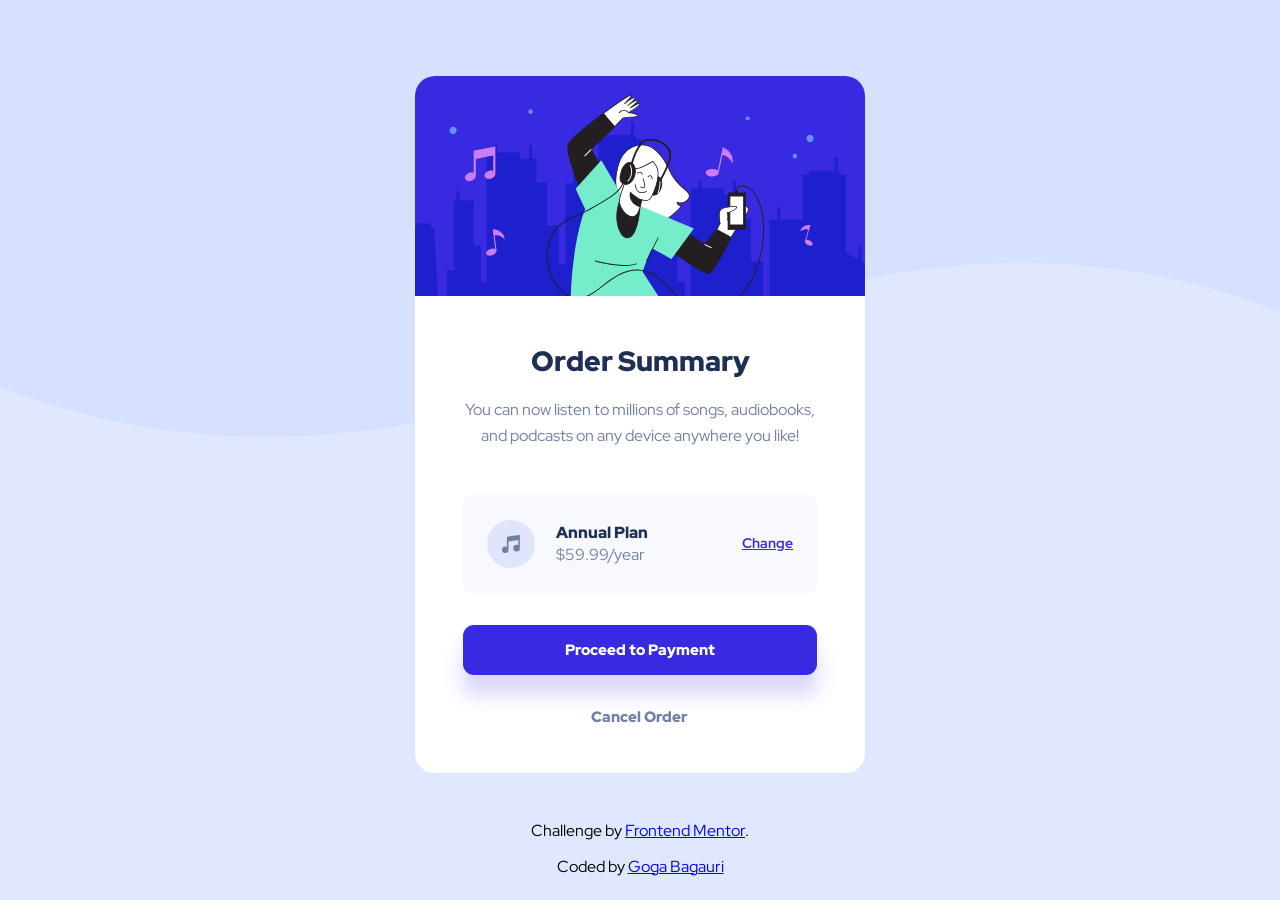
<file: index.html>
<!DOCTYPE html>
<html lang="en">

<head>
  <meta charset="UTF-8">
  <meta name="viewport" content="width=device-width, initial-scale=1.0">
  <!-- displays site properly based on user's device -->

  <link rel="stylesheet" href="styles.css">
  <link rel="stylesheet" href="reset.css">
  <link rel="icon" type="image/png" sizes="32x32" href="./images/favicon-32x32.png">

  <title>Frontend Mentor | Order summary card</title>

  <!-- Feel free to remove these styles or customise in your own stylesheet 👍 -->
</head>

<body>
  <header>

  </header>
  <main>

    <div class="">
      <img class="illustration-hero" src="./images/illustration-hero.svg" alt="illustration-hero">
    </div>
    <h1> Order Summary </h1>

    <p>
      You can now listen to millions of songs, audiobooks, and podcasts on any
      device anywhere you like!
    </p>

    <div class="price-div">
      <img class="icon-music" src="./images/icon-music.svg" alt="icon-music">

      <div class="price">
        <p class="annual-plan">
          Annual Plan
        </p>
        <p class="numbers">
          $59.99/year
        </p>
      </div>

      <p class="change">
        Change
      </p>

    </div>

    <button>
      Proceed to Payment
    </button>

    <p class="cancel-order">
      Cancel Order
    </p>

  </main>

  <footer>
    <P>
      Challenge by <a href="https://www.frontendmentor.io?ref=challenge" target="_blank">Frontend Mentor</a>.
    </P>
    <P>
      Coded by <a href="https://www.linkedin.com/in/goga-bagauri-16145344/" target="_blank">Goga Bagauri</a>
    </P>
  </footer>
</body>

</html>
</file>
<file: styles.css>
@import url('https://fonts.googleapis.com/css2?family=Red+Hat+Display:ital,wght@0,300..900;1,300..900&display=swap');

* {
    font-family: "Red Hat Display", "sans-serif";
    font-size: 10px;
}

body {
    height: 709px;
    display: flex;
    justify-content: center;
    align-items: center;
    margin: auto;
    background: rgba(224, 232, 255, 1);
    background-image: url("./images/pattern-background-mobile.svg");
    background-repeat: no-repeat;
    background-position: 50% 0%;
    flex-direction: column;
    gap: 50px;
}

@media only screen and (min-width: 375px) {

    /* For desktop: */
    body {
        height: 100vh;
        background-image: url("./images/pattern-background-desktop.svg");
    }
}
main {
    width: 327px;
    height: 567px;
    box-sizing: border-box;
    padding: 0px;
    background: rgba(255, 255, 255, 1);
    border-radius: 20px;
}

@media only screen and (min-width: 375px) {

    /* For desktop: */
    main {
        width: 450px;
        height: 697px;
    }
}


.illustration-hero {
    max-width: 100%;
    border-radius: 20px 20px 0px 0px;
}

main>h1 {
    color: rgba(31, 46, 85, 1);
    font-size: 2.2em;
    font-weight: 900;
    line-height: 29px;
    letter-spacing: 0px;
    text-align: center;
    margin: 32px 0px 16px 0px;
}

@media only screen and (min-width: 375px) {

    /* For desktop: */
    main>h1 {
        font-size: 2.8em;
        font-weight: 900;
        line-height: 37.04px;
        margin: 45px 0px 17px 0px;
    }
}

main>p {
    font-family: "Red Hat Display";
    font-size: 1.5em;
    font-weight: 400;
    line-height: 25px;
    letter-spacing: 0px;
    text-align: center;
    color: rgba(113, 127, 166, 1);
}

@media only screen and (min-width: 375px) {

    /* For desktop: */
    main>p {
        font-size: 1.6em;
        line-height: 26px;
        width: 354px;
        height: 78px;
        margin: auto;
    }
}

.price-div {
    /* Rectangle */
    display: flex;
    align-items: center;
    justify-content: space-between;
    margin: 24px;
    padding: 17px 16px 16px 16px;
    background: #F7F9FF;
    border-radius: 11px;
}

@media only screen and (min-width: 375px) {
    /* For desktop: */
    .price-div {
        margin: 20px 48px 32px 48px;
        padding: 25px 24px;
    }
}

.price {
    margin: 0px 50px 0px 20px;
}

@media only screen and (min-width: 375px) {
    /* For desktop: */
    .price {
        margin: 0px 94px 0px 20px;
    }
}

.change {
    /* Change */
    height: 17px;
    font-family: 'Red Hat Display';
    font-style: normal;
    font-weight: 700;
    font-size: 1.3em;
    line-height: 17px;
    text-decoration-line: underline;
    color: #382AE1;
}

.change:hover {
    cursor: pointer;
    color: #766CF1;
}

@media only screen and (min-width: 375px) {
    /* For desktop: */
    .change {
        /* Change */
        height: 19px;
        font-size: 1.4em;
        line-height: 18.52px;
    }
}

.annual-plan {
    /* 1 Year Plan */
    font-family: 'Red Hat Display';
    font-style: normal;
    font-weight: 900;
    font-size: 1.4em;
    line-height: 19px;
    /* identical to box height */
    color: #1F2E55;
}

@media only screen and (min-width: 375px) {
    /* For desktop: */
    .annual-plan {
        /* 1 Year Plan */
        font-size: 1.6em;
        line-height: 21.17px;
    }
}

.numbers {
    /* $249.99 */
    font-family: 'Red Hat Display';
    font-style: normal;
    font-weight: 400;
    font-size: 1.4em;
    line-height: 19px;
    /* identical to box height */
    color: #717FA6;
}

@media only screen and (min-width: 375px) {
    /* For desktop: */
    .numbers {
        /* $249.99 */
        font-size: 1.6em;
        line-height: 21.17px;
    }
}

button {
    /* Proceed to Payment */
    width: 279px;
    height: 50px;
    font-family: 'Red Hat Display';
    font-style: normal;
    font-weight: 900;
    font-size: 1.5em;
    line-height: 20px;
    color: #FFFFFF;
    background: #382AE1;
    box-shadow: 0px 20px 20px rgba(56, 42, 225, 0.190291);
    border-radius: 11px;
    border: none;
    justify-content: center;
    align-items: center;
    display: flex;
    /* Center the button horizontally and vertically */
    margin: auto;
}

@media only screen and (min-width: 375px) {
    /* For desktop: */
    button {
        /* Proceed to Payment */
        width: 354px;
    }
}

button:hover {
    background: rgba(118, 108, 241, 1);
    cursor: pointer;
}

.cancel-order {
    /* Cancel Order */
    font-family: 'Red Hat Display';
    font-style: normal;
    font-weight: 900;
    font-size: 1.5em;
    line-height: 20px;
    /* identical to box height */
    color: #717FA6;
    margin: 24px 0px 32px 0px;
}

.cancel-order:hover {
    color: rgba(31, 46, 85, 1);
    cursor: pointer;
}

@media only screen and (min-width: 375px) {
    /* For desktop: */
    .cancel-order {
        /* Cancel Order */
        width: 96px;
        height: 20px;
        margin: 32px 178px 48px 176px;
    }
}

body>footer {
    width: 100%;
    font-family: "Red Hat Display", "sans-serif";
    display: flex;
    flex-direction: column;
    align-items: center;
    justify-content: center;
    gap: 20px;
}

body>footer>ul {
    color: #8BACD9;
    font-size: 1.5em;
    font-weight: 400;
    line-height: 25px;
    letter-spacing: 0px;
}
</file>
<file: Desktop/VS Code/order-summary-component/order-summary-component/styles.css>
@import url('https://fonts.googleapis.com/css2?family=Red+Hat+Display:ital,wght@0,300..900;1,300..900&display=swap');

* {
    font-family: "Red Hat Display", "sans-serif";
    font-size: 10px;
}

body {
    height: 709px;
    display: flex;
    justify-content: center;
    align-items: center;
    margin: auto;
    background: rgba(224, 232, 255, 1);
    background-image: url("./images/pattern-background-mobile.svg");
    background-repeat: no-repeat;
    background-position: 50% 0%;
    flex-direction: column;
    gap: 50px;
}

@media only screen and (min-width: 375px) {

    /* For desktop: */
    body {
        height: 100vh;
        background-image: url("./images/pattern-background-desktop.svg");
    }
}
main {
    width: 327px;
    height: 567px;
    box-sizing: border-box;
    padding: 0px;
    background: rgba(255, 255, 255, 1);
    border-radius: 20px;
}

@media only screen and (min-width: 375px) {

    /* For desktop: */
    main {
        width: 450px;
        height: 697px;
    }
}


.illustration-hero {
    max-width: 100%;
    border-radius: 20px 20px 0px 0px;
}

main>h1 {
    color: rgba(31, 46, 85, 1);
    font-size: 2.2em;
    font-weight: 900;
    line-height: 29px;
    letter-spacing: 0px;
    text-align: center;
    margin: 32px 0px 16px 0px;
}

@media only screen and (min-width: 375px) {

    /* For desktop: */
    main>h1 {
        font-size: 2.8em;
        font-weight: 900;
        line-height: 37.04px;
        margin: 45px 0px 17px 0px;
    }
}

main>p {
    font-family: "Red Hat Display";
    font-size: 1.5em;
    font-weight: 400;
    line-height: 25px;
    letter-spacing: 0px;
    text-align: center;
    color: rgba(113, 127, 166, 1);
}

@media only screen and (min-width: 375px) {

    /* For desktop: */
    main>p {
        font-size: 1.6em;
        line-height: 26px;
        width: 354px;
        height: 78px;
        margin: auto;
    }
}

.price-div {
    /* Rectangle */
    display: flex;
    align-items: center;
    justify-content: space-between;
    margin: 24px;
    padding: 17px 16px 16px 16px;
    background: #F7F9FF;
    border-radius: 11px;
}

@media only screen and (min-width: 375px) {
    /* For desktop: */
    .price-div {
        margin: 20px 48px 32px 48px;
        padding: 25px 24px;
    }
}

.price {
    margin: 0px 50px 0px 20px;
}

@media only screen and (min-width: 375px) {
    /* For desktop: */
    .price {
        margin: 0px 94px 0px 20px;
    }
}

.change {
    /* Change */
    height: 17px;
    font-family: 'Red Hat Display';
    font-style: normal;
    font-weight: 700;
    font-size: 1.3em;
    line-height: 17px;
    text-decoration-line: underline;
    color: #382AE1;
}

.change:hover {
    cursor: pointer;
    color: #766CF1;
}

@media only screen and (min-width: 375px) {
    /* For desktop: */
    .change {
        /* Change */
        height: 19px;
        font-size: 1.4em;
        line-height: 18.52px;
    }
}

.annual-plan {
    /* 1 Year Plan */
    font-family: 'Red Hat Display';
    font-style: normal;
    font-weight: 900;
    font-size: 1.4em;
    line-height: 19px;
    /* identical to box height */
    color: #1F2E55;
}

@media only screen and (min-width: 375px) {
    /* For desktop: */
    .annual-plan {
        /* 1 Year Plan */
        font-size: 1.6em;
        line-height: 21.17px;
    }
}

.numbers {
    /* $249.99 */
    font-family: 'Red Hat Display';
    font-style: normal;
    font-weight: 400;
    font-size: 1.4em;
    line-height: 19px;
    /* identical to box height */
    color: #717FA6;
}

@media only screen and (min-width: 375px) {
    /* For desktop: */
    .numbers {
        /* $249.99 */
        font-size: 1.6em;
        line-height: 21.17px;
    }
}

button {
    /* Proceed to Payment */
    width: 279px;
    height: 50px;
    font-family: 'Red Hat Display';
    font-style: normal;
    font-weight: 900;
    font-size: 1.5em;
    line-height: 20px;
    color: #FFFFFF;
    background: #382AE1;
    box-shadow: 0px 20px 20px rgba(56, 42, 225, 0.190291);
    border-radius: 11px;
    border: none;
    justify-content: center;
    align-items: center;
    display: flex;
    /* Center the button horizontally and vertically */
    margin: auto;
}

@media only screen and (min-width: 375px) {
    /* For desktop: */
    button {
        /* Proceed to Payment */
        width: 354px;
    }
}

button:hover {
    background: rgba(118, 108, 241, 1);
    cursor: pointer;
}

.cancel-order {
    /* Cancel Order */
    font-family: 'Red Hat Display';
    font-style: normal;
    font-weight: 900;
    font-size: 1.5em;
    line-height: 20px;
    /* identical to box height */
    color: #717FA6;
    margin: 24px 0px 32px 0px;
}

.cancel-order:hover {
    color: rgba(31, 46, 85, 1);
    cursor: pointer;
}

@media only screen and (min-width: 375px) {
    /* For desktop: */
    .cancel-order {
        /* Cancel Order */
        width: 96px;
        height: 20px;
        margin: 32px 178px 48px 176px;
    }
}

body>footer {
    width: 100%;
    font-family: "Red Hat Display", "sans-serif";
    display: flex;
    flex-direction: column;
    align-items: center;
    justify-content: center;
    gap: 20px;
}

body>footer>ul {
    color: #8BACD9;
    font-size: 1.5em;
    font-weight: 400;
    line-height: 25px;
    letter-spacing: 0px;
}
</file>
